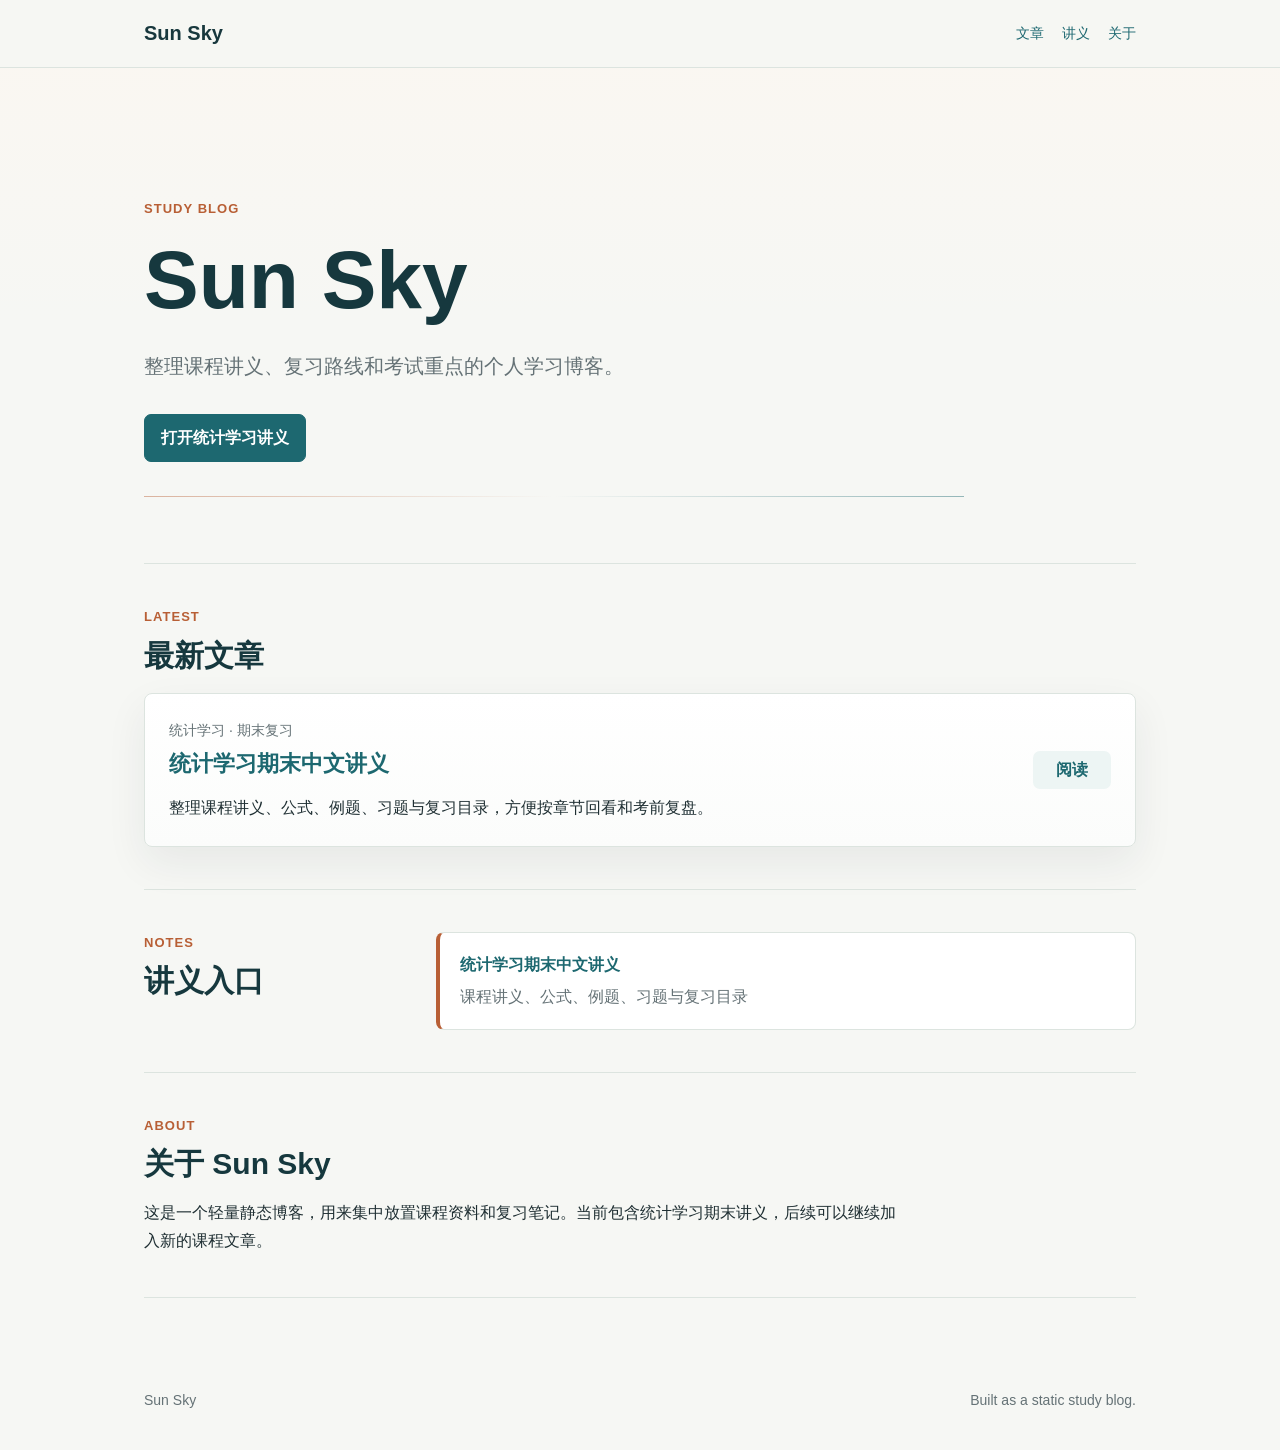
<file: index.html>
<!doctype html>
<html lang="zh-CN">
<head>
  <meta charset="utf-8">
  <meta name="viewport" content="width=device-width, initial-scale=1">
  <title>Sun Sky</title>
  <meta name="description" content="Sun Sky：学习笔记、统计学习复习资料与课程讲义。">
  <link rel="stylesheet" href="style.css">
</head>
<body>
  <header class="site-header">
    <nav class="nav">
      <a class="brand" href="./">Sun Sky</a>
      <div class="nav-links">
        <a href="#posts">文章</a>
        <a href="#notes">讲义</a>
        <a href="#about">关于</a>
      </div>
    </nav>
  </header>

  <main>
    <section class="hero">
      <p class="eyebrow">Study Blog</p>
      <h1>Sun Sky</h1>
      <p class="lead">整理课程讲义、复习路线和考试重点的个人学习博客。</p>
      <div class="hero-actions">
        <a class="button primary" href="notes/statistical-learning/index.html">打开统计学习讲义</a>
      </div>
    </section>

    <section id="posts" class="section">
      <div class="section-heading">
        <p class="eyebrow">Latest</p>
        <h2>最新文章</h2>
      </div>

      <div class="post-list">
        <article class="post-card">
          <div>
            <p class="post-meta">统计学习 · 期末复习</p>
            <h3><a href="notes/statistical-learning/index.html">统计学习期末中文讲义</a></h3>
            <p>整理课程讲义、公式、例题、习题与复习目录，方便按章节回看和考前复盘。</p>
          </div>
          <a class="post-link" href="notes/statistical-learning/">阅读</a>
        </article>

      </div>
    </section>

    <section id="notes" class="section two-column">
      <div>
        <p class="eyebrow">Notes</p>
        <h2>讲义入口</h2>
      </div>
      <div class="note-list">
        <a class="note-item" href="notes/statistical-learning/index.html">
          <strong>统计学习期末中文讲义</strong>
          <span>课程讲义、公式、例题、习题与复习目录</span>
        </a>
      </div>
    </section>

    <section id="about" class="section about">
      <p class="eyebrow">About</p>
      <h2>关于 Sun Sky</h2>
      <p>这是一个轻量静态博客，用来集中放置课程资料和复习笔记。当前包含统计学习期末讲义，后续可以继续加入新的课程文章。</p>
    </section>
  </main>

  <footer class="site-footer">
    <span>Sun Sky</span>
    <span>Built as a static study blog.</span>
  </footer>
</body>
</html>
</file>
<file: style.css>
:root {
  --bg: #f6f7f4;
  --panel: #ffffff;
  --text: #1f2f33;
  --muted: #657276;
  --line: #dce4df;
  --accent: #b85f35;
  --accent-soft: #f6e9e1;
  --teal: #1d6870;
}

*,
*::before,
*::after {
  box-sizing: border-box;
}

html {
  scroll-behavior: smooth;
}

body {
  margin: 0;
  color: var(--text);
  background:
    linear-gradient(180deg, #fbf7f1 0, rgba(246, 247, 244, 0) 320px),
    var(--bg);
  font-family: "Microsoft YaHei", "PingFang SC", "Segoe UI", Arial, sans-serif;
  font-size: 16px;
  line-height: 1.75;
}

a {
  color: var(--teal);
  text-decoration: none;
}

a:hover {
  text-decoration: underline;
}

.site-header {
  position: sticky;
  top: 0;
  z-index: 10;
  border-bottom: 1px solid var(--line);
  background: rgba(246, 247, 244, 0.92);
  backdrop-filter: blur(12px);
}

.nav {
  display: flex;
  align-items: center;
  justify-content: space-between;
  width: min(100%, 1040px);
  margin: 0 auto;
  padding: 16px 24px;
}

.brand {
  color: #18383d;
  font-size: 20px;
  font-weight: 800;
  letter-spacing: 0;
}

.nav-links {
  display: flex;
  gap: 18px;
  font-size: 14px;
}

main {
  width: min(100%, 1040px);
  margin: 0 auto;
  padding: 48px 24px 64px;
}

.hero {
  padding: 82px 0 66px;
  border-bottom: 1px solid var(--line);
}

.eyebrow {
  margin: 0 0 8px;
  color: var(--accent);
  font-size: 13px;
  font-weight: 800;
  letter-spacing: 0.08em;
  text-transform: uppercase;
}

h1,
h2,
h3 {
  margin: 0;
  color: #16383e;
  line-height: 1.25;
  letter-spacing: 0;
}

h1 {
  font-size: clamp(44px, 8vw, 82px);
  letter-spacing: 0;
}

h2 {
  font-size: 30px;
}

h3 {
  font-size: 22px;
}

.lead {
  max-width: 720px;
  margin: 18px 0 0;
  color: var(--muted);
  font-size: 20px;
}

.hero::after {
  content: "";
  display: block;
  width: min(100%, 820px);
  height: 1px;
  margin-top: 34px;
  background: linear-gradient(90deg, var(--accent), rgba(184, 95, 53, 0), var(--teal));
  opacity: 0.45;
}

.hero-actions {
  display: flex;
  flex-wrap: wrap;
  gap: 12px;
  margin-top: 30px;
}

.button {
  display: inline-flex;
  align-items: center;
  justify-content: center;
  min-height: 42px;
  padding: 9px 16px;
  border: 1px solid var(--line);
  border-radius: 7px;
  color: var(--text);
  background: var(--panel);
  font-weight: 700;
}

.button.primary {
  border-color: var(--teal);
  color: #ffffff;
  background: var(--teal);
}

.button:hover {
  text-decoration: none;
}

.section {
  padding: 42px 0;
  border-bottom: 1px solid var(--line);
}

.section-heading {
  margin-bottom: 18px;
}

.post-list {
  display: grid;
  gap: 16px;
}

.post-card {
  display: grid;
  grid-template-columns: minmax(0, 1fr) auto;
  gap: 24px;
  align-items: center;
  padding: 24px;
  border: 1px solid var(--line);
  border-radius: 8px;
  background: linear-gradient(180deg, #ffffff, #fbfcfb);
  box-shadow: 0 16px 42px rgba(31, 47, 51, 0.07);
}

.post-meta {
  margin: 0 0 8px;
  color: var(--muted);
  font-size: 14px;
}

.post-card p:last-child {
  max-width: 760px;
  margin-bottom: 0;
}

.post-link {
  display: inline-flex;
  align-items: center;
  justify-content: center;
  min-width: 78px;
  min-height: 38px;
  border-radius: 7px;
  color: var(--teal);
  background: #edf5f4;
  font-weight: 800;
}

.two-column {
  display: grid;
  grid-template-columns: 260px minmax(0, 1fr);
  gap: 32px;
}

.note-list {
  display: grid;
  gap: 12px;
}

.note-item {
  display: block;
  padding: 18px 20px;
  border: 1px solid var(--line);
  border-left: 4px solid var(--accent);
  border-radius: 8px;
  background: #ffffff;
}

.note-item strong,
.note-item span {
  display: block;
}

.note-item span {
  margin-top: 4px;
  color: var(--muted);
}

.about p:last-child {
  max-width: 760px;
  margin-bottom: 0;
}

.site-footer {
  display: flex;
  justify-content: space-between;
  width: min(100%, 1040px);
  margin: 0 auto;
  padding: 26px 24px 38px;
  color: var(--muted);
  font-size: 14px;
}

@media (max-width: 720px) {
  .nav,
  .site-footer,
  .post-card,
  .two-column {
    display: block;
  }

  .nav-links {
    margin-top: 10px;
  }

  main {
    padding: 30px 18px 48px;
  }

  .hero {
    padding: 52px 0 46px;
  }

  .lead {
    font-size: 18px;
  }

  .post-link {
    margin-top: 16px;
  }

  .site-footer span {
    display: block;
    margin-top: 6px;
  }
}
</file>
